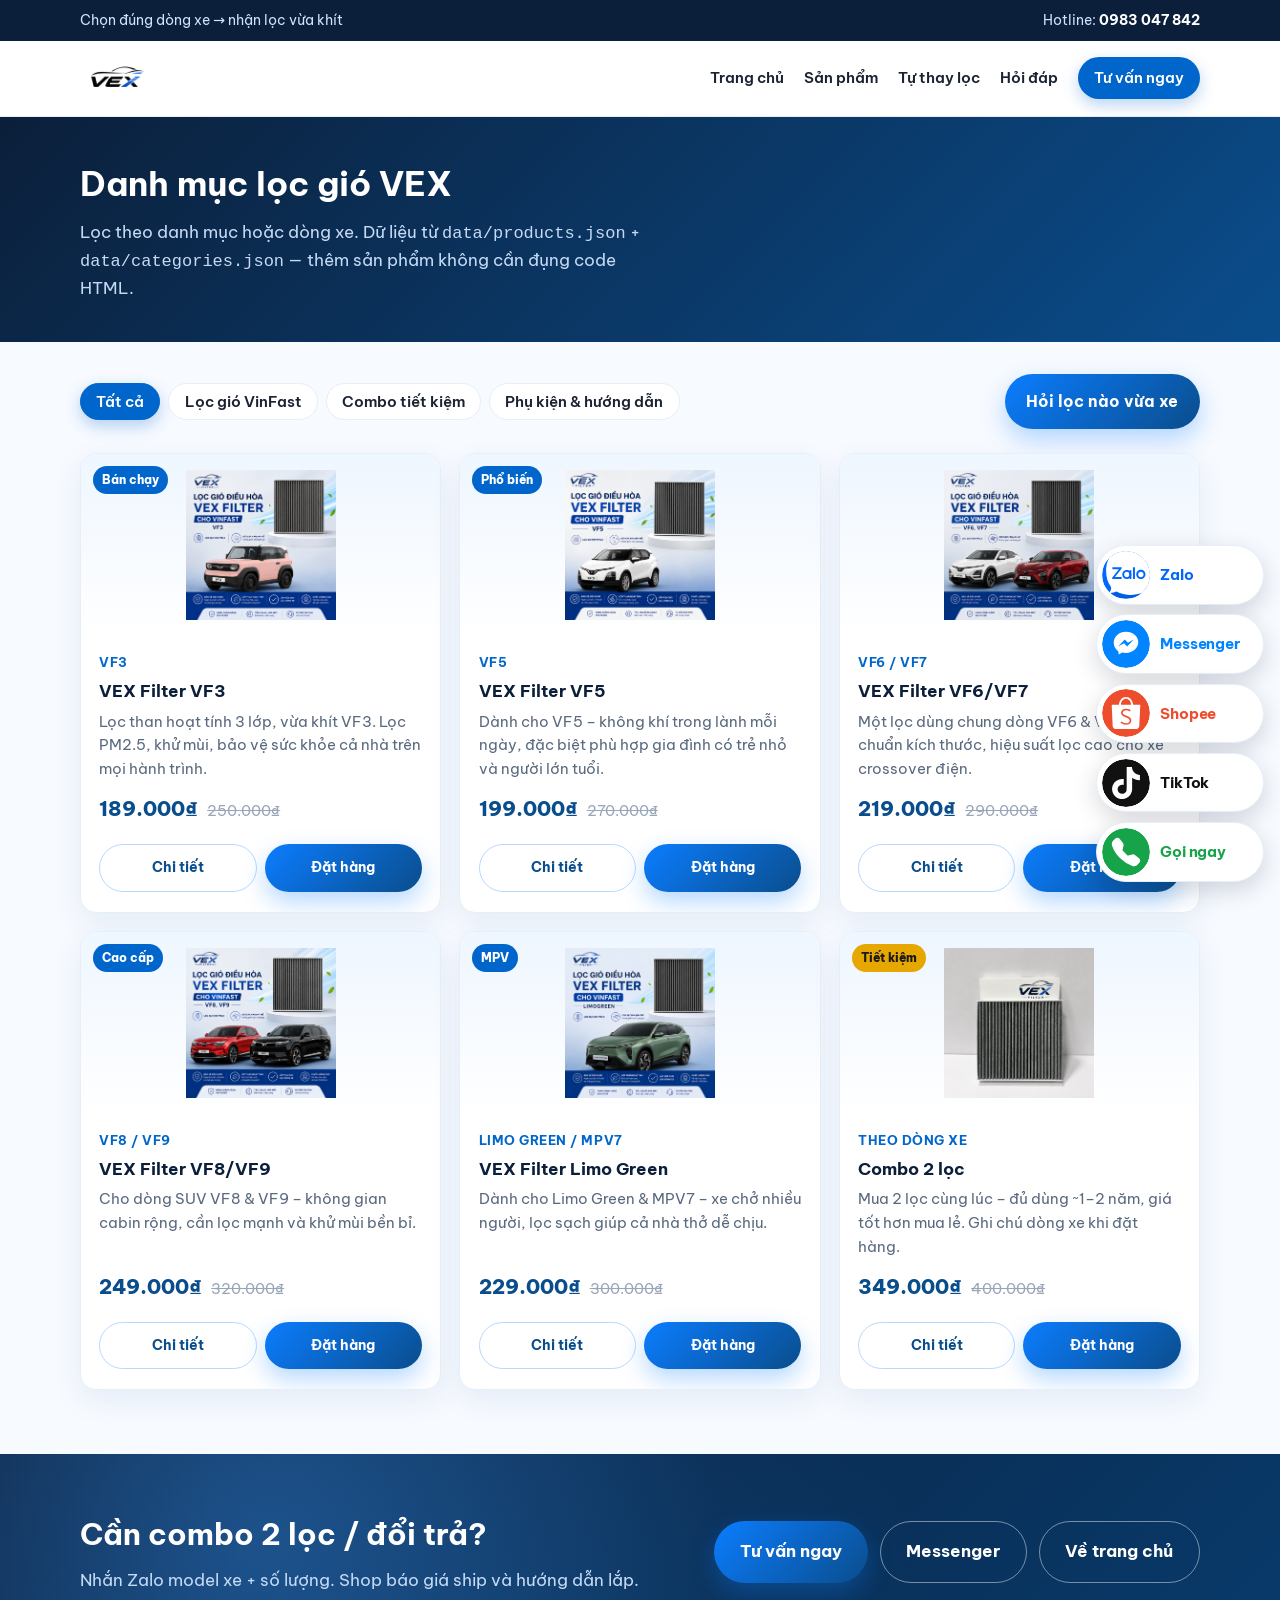
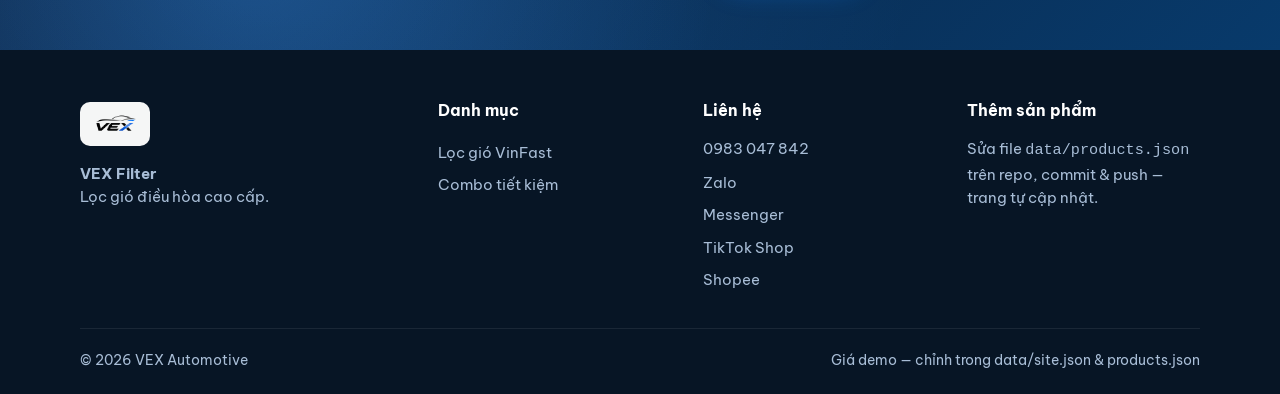
<file: san-pham.html>
<!DOCTYPE html>
<html lang="vi">
<head>
  <meta charset="UTF-8">
  <meta name="viewport" content="width=device-width, initial-scale=1">
  <title>Sản phẩm lọc gió VinFast | VEX Filter</title>
  <meta name="description" content="Danh mục lọc gió điều hòa VEX cho VinFast VF3, VF5, VF6, VF7, VF8, VF9, Limo Green. Lọc than hoạt tính, giá rõ ràng.">
  <meta name="theme-color" content="#0a4d8c">
  <link rel="icon" href="public/favicon.svg" type="image/svg+xml">
  <link rel="icon" href="public/favicon-32.png" type="image/png" sizes="32x32">
  <link rel="apple-touch-icon" href="public/apple-touch-icon.png" sizes="180x180">
  <link rel="preconnect" href="https://fonts.googleapis.com">
  <link rel="preconnect" href="https://fonts.gstatic.com" crossorigin>
  <link href="https://fonts.googleapis.com/css2?family=Be+Vietnam+Pro:wght@400;500;600;700;800&display=swap" rel="stylesheet">
  <link rel="stylesheet" href="css/style.css?v=float7">
</head>
<body>
  <div class="topbar">
    <div class="container">
      <span>Chọn đúng dòng xe → nhận lọc vừa khít</span>
      <span>Hotline: <strong data-phone>0983 047 842</strong></span>
    </div>
  </div>

  <header class="header">
    <div class="container header-inner">
      <a class="logo" href="index.html" aria-label="VEX Automotive trang chủ">
        <img class="logo-img" src="public/images/logo.png" alt="VEX Automotive" width="160" height="48">
      </a>
      <button class="menu-btn" id="menuBtn" type="button" aria-label="Mở menu">Menu</button>
      <nav class="nav" id="mainNav">
        <a href="index.html">Trang chủ</a>
        <a href="san-pham.html">Sản phẩm</a>
        <a href="index.html#huong-dan">Tự thay lọc</a>
        <a href="index.html#faq">Hỏi đáp</a>
        <a class="nav-cta" href="#" data-zalo>Tư vấn ngay</a>
      </nav>
    </div>
  </header>

  <section class="page-hero">
    <div class="container">
      <h1 id="pageTitle">Danh mục lọc gió VEX</h1>
      <p>Lọc theo danh mục hoặc dòng xe. Dữ liệu từ <code>data/products.json</code> + <code>data/categories.json</code> — thêm sản phẩm không cần đụng code HTML.</p>
    </div>
  </section>

  <main class="container" style="padding: 2rem 0 4rem">
    <div class="catalog-toolbar">
      <div class="filters" id="categoryFilters"></div>
      <a class="btn btn-primary" href="#" data-zalo>Hỏi lọc nào vừa xe</a>
    </div>

    <!-- Chi tiết sản phẩm (khi có ?slug=) -->
    <div id="productDetail"></div>

    <!-- Lưới danh mục (ẩn khi đang xem chi tiết có slug) -->
    <div id="catalogSection">
      <div class="product-grid" id="productGrid">
        <p class="muted">Đang tải…</p>
      </div>
    </div>
  </main>

  <section class="cta-band" id="lien-he">
    <div class="container">
      <div>
        <h2>Cần combo 2 lọc / đổi trả?</h2>
        <p>Nhắn Zalo model xe + số lượng. Shop báo giá ship và hướng dẫn lắp.</p>
      </div>
      <div class="cta-actions">
        <a class="btn btn-primary btn-lg" href="#" data-zalo>Tư vấn ngay</a>
        <a class="btn btn-ghost btn-lg" href="#" data-messenger>Messenger</a>
        <a class="btn btn-ghost btn-lg" href="index.html">Về trang chủ</a>
      </div>
    </div>
  </section>

  <footer class="footer">
    <div class="container footer-grid">
      <div>
        <a class="logo logo--footer" href="index.html" style="margin-bottom:0.75rem">
          <img class="logo-img logo-img--light" src="public/images/logo.png" alt="VEX Filter" width="150" height="45">
        </a>
        <p><strong>VEX Filter</strong><br>Lọc gió điều hòa cao cấp.</p>
      </div>
      <div>
        <h4>Danh mục</h4>
        <a href="san-pham.html?cat=vinfast">Lọc gió VinFast</a>
        <a href="san-pham.html?cat=combo">Combo tiết kiệm</a>
      </div>
      <div>
        <h4>Liên hệ</h4>
        <p><span data-phone>0983 047 842</span></p>
        <a href="#" data-zalo>Zalo</a>
        <a href="#" data-messenger>Messenger</a>
        <a href="#" data-tiktok>TikTok Shop</a>
        <a href="#" data-shopee>Shopee</a>
      </div>
      <div>
        <h4>Thêm sản phẩm</h4>
        <p>Sửa file <code>data/products.json</code> trên repo, commit & push — trang tự cập nhật.</p>
      </div>
    </div>
    <div class="container footer-bottom">
      <span>© 2026 VEX Automotive</span>
      <span>Giá demo — chỉnh trong data/site.json & products.json</span>
    </div>
  </footer>

  <script>
    // Ẩn lưới catalog khi đang xem chi tiết (?slug=)
    document.addEventListener("DOMContentLoaded", () => {
      const slug = new URLSearchParams(location.search).get("slug");
      const catalog = document.getElementById("catalogSection");
      const title = document.getElementById("pageTitle");
      if (slug && catalog) {
        catalog.style.display = "none";
        if (title) title.textContent = "Chi tiết sản phẩm";
        document.querySelector(".page-hero p")?.remove();
      }
    });
  </script>
  <!-- Float contact — luôn hiện (góc phải), icon đồng bộ -->
  <div id="floatContact" class="float-contact is-open float-contact--always-open" aria-label="Liên hệ nhanh">
    <div class="float-contact__list">
      <a class="float-btn float-btn--zalo" href="https://zalo.me/0983047842" target="_blank" rel="noopener" data-zalo title="Chat Zalo">
        <span class="float-btn__icon"><img src="public/images/zalo-icon.svg" alt="" width="48" height="48" class="float-btn__img"></span>
        <span class="float-btn__label">Zalo</span>
      </a>
      <a class="float-btn float-btn--msg" href="https://m.me/61591638875424" target="_blank" rel="noopener" data-messenger title="Messenger">
        <span class="float-btn__icon"><img src="public/images/messenger-icon.svg" alt="" width="48" height="48" class="float-btn__img"></span>
        <span class="float-btn__label">Messenger</span>
      </a>
      <a class="float-btn float-btn--shopee" href="https://shopee.vn/vex.automotive" target="_blank" rel="noopener" data-shopee title="Shopee">
        <span class="float-btn__icon"><img src="public/images/shopee-icon.svg" alt="" width="48" height="48" class="float-btn__img"></span>
        <span class="float-btn__label">Shopee</span>
      </a>
      <a class="float-btn float-btn--tiktok" href="https://vt.tiktok.com/ZSXXeWUNj/?page=TikTokShop" target="_blank" rel="noopener" data-tiktok title="TikTok Shop">
        <span class="float-btn__icon"><img src="public/images/tiktok-icon.svg" alt="" width="48" height="48" class="float-btn__img"></span>
        <span class="float-btn__label">TikTok</span>
      </a>
      <a class="float-btn float-btn--phone" href="tel:0983047842" title="Gọi 0983 047 842" data-phone-link>
        <span class="float-btn__icon"><img src="public/images/phone-icon.svg" alt="" width="48" height="48" class="float-btn__img"></span>
        <span class="float-btn__label">Gọi ngay</span>
      </a>
    </div>
  </div>

  <script src="js/app.js?v=float7"></script>
</body>
</html>
</file>
<file: css/style.css>
/* VEX Filter — Landing & Shop (static) */
:root {
  --blue-50: #eef6ff;
  --blue-100: #d9ebff;
  --blue-200: #b8d9ff;
  --blue-400: #3b9bff;
  --blue-500: #0b7dff;
  --blue-600: #0066cc;
  --blue-700: #0a4d8c;
  --blue-800: #083a6b;
  --blue-900: #062a4f;
  --navy: #0b1f3a;
  --ink: #1a2332;
  --muted: #5a6a7e;
  --line: #e6eef7;
  --bg: #f7faff;
  --white: #ffffff;
  --success: #0d9f6e;
  --warn: #e6a700;
  --radius: 16px;
  --radius-sm: 10px;
  --shadow: 0 10px 30px rgba(10, 77, 140, 0.08);
  --shadow-lg: 0 20px 50px rgba(10, 77, 140, 0.14);
  --font: "Be Vietnam Pro", "Segoe UI", system-ui, sans-serif;
  --max: 1120px;
}

*, *::before, *::after { box-sizing: border-box; }
html { scroll-behavior: smooth; }
body {
  margin: 0;
  font-family: var(--font);
  color: var(--ink);
  background: var(--bg);
  line-height: 1.6;
  font-size: 17px;
  -webkit-font-smoothing: antialiased;
}
img { max-width: 100%; height: auto; display: block; }
a { color: var(--blue-600); text-decoration: none; }
a:hover { color: var(--blue-700); }
ul { padding-left: 1.2rem; }
button, .btn { font-family: inherit; cursor: pointer; border: none; }

.container {
  width: min(100% - 2rem, var(--max));
  margin-inline: auto;
}

/* Top bar */
.topbar {
  background: var(--navy);
  color: #cfe3ff;
  font-size: 0.9rem;
  padding: 0.55rem 0;
}
.topbar .container {
  display: flex;
  justify-content: space-between;
  gap: 1rem;
  flex-wrap: wrap;
  align-items: center;
}
.topbar strong { color: #fff; }

/* Header */
.header {
  position: sticky;
  top: 0;
  z-index: 50;
  background: rgba(255,255,255,0.92);
  backdrop-filter: blur(12px);
  border-bottom: 1px solid var(--line);
}
.header-inner {
  display: flex;
  align-items: center;
  justify-content: space-between;
  gap: 1rem;
  padding: 0.85rem 0;
}
.logo {
  display: flex;
  align-items: center;
  gap: 0.65rem;
  color: var(--navy);
  font-weight: 800;
  font-size: 1.2rem;
  letter-spacing: -0.02em;
}
.logo-img {
  height: 48px;
  width: auto;
  max-width: min(200px, 46vw);
  object-fit: contain;
  display: block;
}
.logo-img--light {
  /* logo đen trên nền footer tối — nền sáng nhỏ cho dễ đọc */
  background: rgba(255, 255, 255, 0.96);
  border-radius: 10px;
  padding: 0.25rem 0.5rem;
  height: 44px;
}
.logo-img--on-dark {
  /* admin sidebar tối: đảo nhẹ + nền trắng */
  background: rgba(255, 255, 255, 0.96);
  border-radius: 10px;
  padding: 0.3rem 0.55rem;
  height: 42px;
}
.logo-mark {
  width: 42px;
  height: 42px;
  border-radius: 12px;
  background: linear-gradient(145deg, var(--blue-500), var(--blue-800));
  color: #fff;
  display: grid;
  place-items: center;
  font-size: 0.72rem;
  font-weight: 800;
  letter-spacing: 0.04em;
  box-shadow: 0 6px 16px rgba(11, 125, 255, 0.35);
}
.logo span { color: var(--blue-600); font-weight: 600; font-size: 0.78rem; display: block; line-height: 1.1; }

.nav {
  display: flex;
  gap: 0.35rem 1.25rem;
  align-items: center;
  flex-wrap: wrap;
}
.nav a {
  color: var(--ink);
  font-weight: 600;
  font-size: 0.95rem;
  padding: 0.35rem 0;
}
.nav a:hover { color: var(--blue-600); }

.nav-cta {
  display: inline-flex;
  align-items: center;
  gap: 0.4rem;
  background: var(--blue-600);
  color: #fff !important;
  padding: 0.55rem 1rem !important;
  border-radius: 999px;
  box-shadow: 0 6px 16px rgba(0, 102, 204, 0.28);
  transition: background .2s ease, transform .25s cubic-bezier(.22,1,.36,1), box-shadow .25s ease;
}
.nav-cta:hover {
  background: var(--blue-700);
  transform: translateY(-1px);
  box-shadow: 0 10px 22px rgba(0, 102, 204, 0.38);
}

.menu-btn {
  display: none;
  background: var(--blue-50);
  border: 1px solid var(--line);
  border-radius: 10px;
  padding: 0.5rem 0.7rem;
  font-size: 1.1rem;
}

/* Buttons */
.btn {
  display: inline-flex;
  align-items: center;
  justify-content: center;
  gap: 0.45rem;
  padding: 0.9rem 1.35rem;
  border-radius: 999px;
  font-weight: 700;
  font-size: 1rem;
  transition: transform .25s cubic-bezier(.22,1,.36,1), box-shadow .25s ease, background .2s ease, border-color .2s ease, filter .2s ease;
  text-align: center;
  position: relative;
  overflow: hidden;
}
.btn:hover { transform: translateY(-2px); }
.btn:active { transform: translateY(0) scale(0.98); }
.btn-primary {
  background: linear-gradient(135deg, var(--blue-500), var(--blue-700));
  color: #fff;
  box-shadow: 0 10px 24px rgba(11, 125, 255, 0.3);
}
.btn-primary:hover {
  color: #fff;
  box-shadow: 0 14px 32px rgba(11, 125, 255, 0.42);
  filter: brightness(1.05);
}
.btn-secondary {
  background: #fff;
  color: var(--blue-700);
  border: 1.5px solid var(--blue-200);
}
.btn-secondary:hover { background: var(--blue-50); color: var(--blue-800); }
.btn-ghost {
  background: transparent;
  color: #fff;
  border: 1.5px solid rgba(255,255,255,0.45);
}
.btn-lg { padding: 1.05rem 1.6rem; font-size: 1.05rem; }
.btn-block { width: 100%; }

/* Hero */
.hero {
  position: relative;
  overflow: hidden;
  background:
    radial-gradient(ellipse 80% 60% at 70% 20%, rgba(59, 155, 255, 0.25), transparent),
    linear-gradient(160deg, #e8f3ff 0%, #f7faff 45%, #ffffff 100%);
  padding: 2.5rem 0 3.5rem;
}
.hero-grid {
  display: grid;
  grid-template-columns: 1.05fr 0.95fr;
  gap: 2rem;
  align-items: center;
}
.eyebrow {
  display: inline-flex;
  align-items: center;
  gap: 0.45rem;
  background: #fff;
  border: 1px solid var(--line);
  color: var(--blue-700);
  font-weight: 700;
  font-size: 0.88rem;
  padding: 0.4rem 0.85rem;
  border-radius: 999px;
  box-shadow: var(--shadow);
  margin-bottom: 1rem;
}
.eyebrow::before {
  content: "";
  width: 8px; height: 8px;
  border-radius: 50%;
  background: var(--success);
  box-shadow: 0 0 0 4px rgba(13, 159, 110, 0.18);
  animation: pulse-dot 2s ease-in-out infinite;
}
.hero h1 {
  font-size: clamp(1.85rem, 4vw, 2.75rem);
  line-height: 1.2;
  letter-spacing: -0.03em;
  margin: 0 0 1rem;
  color: var(--navy);
}
.hero h1 em {
  font-style: normal;
  background: linear-gradient(135deg, var(--blue-500), var(--blue-700));
  -webkit-background-clip: text;
  background-clip: text;
  color: transparent;
}
.hero-lead {
  font-size: 1.12rem;
  color: var(--muted);
  max-width: 36rem;
  margin: 0 0 1.5rem;
}
.hero-actions {
  display: flex;
  flex-wrap: wrap;
  gap: 0.75rem;
  margin-bottom: 1.5rem;
}
.trust-row {
  display: flex;
  flex-wrap: wrap;
  gap: 0.55rem;
}
.trust-pill {
  background: #fff;
  border: 1px solid var(--line);
  color: var(--blue-800);
  font-size: 0.86rem;
  font-weight: 600;
  padding: 0.4rem 0.75rem;
  border-radius: 999px;
}
.hero-visual {
  position: relative;
}
.hero-card {
  background: #fff;
  border-radius: 24px;
  padding: 1rem;
  box-shadow: var(--shadow-lg);
  border: 1px solid rgba(11, 125, 255, 0.1);
  overflow: hidden;
}
.hero-card img {
  width: 100%;
  border-radius: 16px;
  aspect-ratio: 16/10;
  object-fit: cover;
}
/* Full banner — hiện hết chữ, không crop / không badge đè */
.hero-card--full {
  background: linear-gradient(180deg, #e8f3ff 0%, #fff 100%);
  padding: 0.5rem;
  overflow: visible;
}
.hero-card--full img {
  aspect-ratio: auto;
  width: 100%;
  height: auto;
  max-height: none;
  object-fit: contain;
  object-position: center;
  background: transparent;
  display: block;
}
.hero-card--full:hover img {
  transform: none; /* không zoom crop chữ khi hover */
}
.video-card {
  width: 100%;
}
.video-placeholder {
  position: relative;
  border-radius: 20px;
  overflow: hidden;
  background:
    linear-gradient(145deg, rgba(6, 58, 107, 0.88), rgba(11, 125, 255, 0.75)),
    url("../public/images/cau-tao.jpg") center/cover;
  min-height: 280px;
  box-shadow: var(--shadow-lg);
  border: 1px solid rgba(11, 125, 255, 0.12);
}
.video-link {
  display: flex;
  flex-direction: column;
  align-items: center;
  justify-content: center;
  gap: 0.65rem;
  min-height: 280px;
  padding: 2rem 1.25rem;
  color: #fff;
  text-align: center;
  text-decoration: none;
  transition: transform .25s ease;
}
.video-link:hover { transform: scale(1.02); color: #fff; }
.video-play {
  width: 72px;
  height: 72px;
  border-radius: 50%;
  background: rgba(255, 255, 255, 0.95);
  color: var(--blue-700, #0a4d8c);
  display: grid;
  place-items: center;
  font-size: 1.4rem;
  font-weight: 700;
  box-shadow: 0 10px 28px rgba(0, 0, 0, 0.25);
  padding-left: 4px;
}
.video-caption {
  font-weight: 700;
  font-size: 1.15rem;
  max-width: 16rem;
}
.video-note {
  font-size: 0.88rem;
  opacity: 0.9;
  font-weight: 500;
}

/* Performance test — HTML5 video */
.video-section {
  background: linear-gradient(180deg, #f0f7ff 0%, #fff 55%, var(--bg) 100%);
}
.video-frame {
  max-width: 900px;
  margin: 0 auto;
  border-radius: 20px;
  overflow: hidden;
  box-shadow: var(--shadow-lg);
  border: 1px solid var(--line);
  background: #0b1f3a;
}
.video-player {
  display: block;
  width: 100%;
  height: auto;
  aspect-ratio: 16 / 9;
  max-height: min(70vh, 520px);
  object-fit: contain;
  background: #000;
  vertical-align: middle;
}
.video-meta {
  display: flex;
  flex-wrap: wrap;
  gap: 0.55rem;
  justify-content: center;
  margin-top: 1.25rem;
}
.video-frame--fb {
  background: #0b1f3a;
}
.fb-video-wrap {
  position: relative;
  width: 100%;
  padding-top: 56.25%; /* 16:9 */
  background: #000;
}
.fb-video-iframe {
  position: absolute;
  inset: 0;
  width: 100%;
  height: 100%;
}
.video-fb-fallback {
  display: flex;
  align-items: center;
  gap: 1rem;
  padding: 1rem 1.25rem;
  background: linear-gradient(135deg, #1877f2, #0a4d8c);
  color: #fff !important;
  text-decoration: none;
  transition: filter .15s ease;
}
.video-fb-fallback:hover {
  filter: brightness(1.06);
  color: #fff !important;
}
.video-fb-fallback .video-play {
  width: 48px;
  height: 48px;
  font-size: 1rem;
  flex-shrink: 0;
}
.video-fb-fallback strong {
  display: block;
  font-size: 1rem;
}
.video-fb-fallback small {
  display: block;
  opacity: 0.9;
  font-size: 0.85rem;
  margin-top: 0.15rem;
}

/* Partnership B2B */
.partner-section {
  background:
    radial-gradient(ellipse 70% 50% at 10% 0%, rgba(11, 125, 255, 0.08), transparent 55%),
    linear-gradient(180deg, #fff 0%, #f0f7ff 100%);
  padding: 4rem 0;
}
.partner-grid {
  display: grid;
  grid-template-columns: repeat(4, 1fr);
  gap: 1rem;
  margin-bottom: 1.75rem;
}
.partner-card {
  background: #fff;
  border: 1px solid var(--line);
  border-radius: var(--radius);
  box-shadow: var(--shadow);
  padding: 1.25rem 1.15rem;
}
.partner-icon {
  width: 44px;
  height: 44px;
  border-radius: 12px;
  background: var(--blue-50);
  display: grid;
  place-items: center;
  font-size: 1.25rem;
  margin-bottom: 0.75rem;
}
.partner-card h3 {
  margin: 0 0 0.4rem;
  font-size: 1.02rem;
  color: var(--navy);
}
.partner-card p {
  margin: 0;
  color: var(--muted);
  font-size: 0.94rem;
  line-height: 1.55;
}
.partner-cta-box {
  display: grid;
  grid-template-columns: 1.25fr 0.85fr;
  gap: 1.5rem;
  align-items: center;
  background: linear-gradient(135deg, var(--navy), var(--blue-800));
  color: #fff;
  border-radius: 20px;
  padding: 1.75rem 1.5rem;
  box-shadow: var(--shadow-lg);
}
.partner-cta-text h3 {
  margin: 0 0 0.5rem;
  font-size: clamp(1.2rem, 2.5vw, 1.5rem);
}
.partner-cta-text p {
  margin: 0 0 0.85rem;
  color: #c5daf5;
  line-height: 1.55;
}
.partner-bullets {
  margin: 0;
  padding-left: 1.15rem;
  color: #e8f2ff;
  font-size: 0.95rem;
  line-height: 1.65;
}
.partner-cta-actions {
  display: grid;
  gap: 0.65rem;
}
.partner-cta-actions .btn-secondary {
  background: rgba(255, 255, 255, 0.12);
  color: #fff;
  border-color: rgba(255, 255, 255, 0.35);
}
.partner-cta-actions .btn-secondary:hover {
  background: rgba(255, 255, 255, 0.2);
  color: #fff;
}
.partner-note {
  margin: 0.25rem 0 0;
  font-size: 0.82rem;
  color: #a8c4e8;
  text-align: center;
  line-height: 1.45;
}
@media (max-width: 900px) {
  .partner-grid {
    grid-template-columns: 1fr 1fr;
  }
  .partner-cta-box {
    grid-template-columns: 1fr;
  }
}
@media (max-width: 560px) {
  .partner-grid {
    grid-template-columns: 1fr;
  }
}
.float-badge {
  position: absolute;
  bottom: 1.5rem;
  left: -0.5rem;
  background: var(--navy);
  color: #fff;
  padding: 0.85rem 1rem;
  border-radius: 14px;
  box-shadow: var(--shadow-lg);
  max-width: 210px;
  font-size: 0.88rem;
  animation: float-y 3.6s ease-in-out infinite;
}
.float-badge strong { display: block; font-size: 1.05rem; margin-bottom: 0.15rem; }

/* Sections */
section { padding: 4rem 0; }
.section-head {
  text-align: center;
  max-width: 640px;
  margin: 0 auto 2.5rem;
}
.section-head h2 {
  margin: 0 0 0.65rem;
  font-size: clamp(1.5rem, 3vw, 2rem);
  letter-spacing: -0.02em;
  color: var(--navy);
}
.section-head p {
  margin: 0;
  color: var(--muted);
  font-size: 1.05rem;
}
.section-label {
  display: inline-block;
  color: var(--blue-600);
  font-weight: 800;
  font-size: 0.85rem;
  letter-spacing: 0.06em;
  text-transform: uppercase;
  margin-bottom: 0.5rem;
}

/* Pain / benefits */
.pain-grid {
  display: grid;
  grid-template-columns: repeat(3, 1fr);
  gap: 1.1rem;
}
.pain-card, .feature-card, .product-card, .faq-item, .step-card {
  background: #fff;
  border: 1px solid var(--line);
  border-radius: var(--radius);
  box-shadow: var(--shadow);
}
.pain-card {
  padding: 1.4rem;
  transition: transform .35s cubic-bezier(.22,1,.36,1), box-shadow .35s ease, border-color .25s ease;
}
.pain-card:hover {
  transform: translateY(-5px);
  box-shadow: var(--shadow-lg);
  border-color: var(--blue-200);
}
.pain-card .pain-num {
  display: inline-block;
  font-size: 0.85rem;
  font-weight: 800;
  letter-spacing: 0.06em;
  color: var(--blue-600);
  background: var(--blue-50);
  border: 1px solid var(--blue-100);
  border-radius: 999px;
  padding: 0.28rem 0.7rem;
  margin-bottom: 0.9rem;
  transition: transform .35s cubic-bezier(.22,1,.36,1), background .25s ease, border-color .25s ease;
}
.pain-card:hover .pain-num {
  transform: translateY(-2px);
  background: var(--blue-100);
  border-color: var(--blue-200);
}
.pain-card h3 {
  margin: 0 0 0.4rem;
  font-size: 1.1rem;
  color: var(--navy);
}
.pain-card p { margin: 0; color: var(--muted); font-size: 0.98rem; }

/* Vehicle picker */
.vehicles {
  background: linear-gradient(180deg, #fff, var(--blue-50));
}
.vehicle-grid {
  display: grid;
  grid-template-columns: repeat(auto-fill, minmax(150px, 1fr));
  gap: 0.9rem;
}
.vehicle-card {
  display: flex;
  flex-direction: column;
  align-items: center;
  gap: 0.55rem;
  padding: 1rem 0.75rem;
  background: #fff;
  border: 1.5px solid var(--line);
  border-radius: var(--radius);
  text-align: center;
  color: var(--ink);
  transition: border-color .25s ease, transform .3s cubic-bezier(.22,1,.36,1), box-shadow .3s ease, color .2s ease;
  font-weight: 700;
}
.vehicle-card:hover {
  border-color: var(--blue-400);
  transform: translateY(-6px);
  box-shadow: var(--shadow-lg);
  color: var(--blue-700);
}
.vehicle-card img {
  width: 100%;
  height: 72px;
  object-fit: contain;
  transition: transform .4s cubic-bezier(.22,1,.36,1);
}
.vehicle-card:hover img { transform: scale(1.08) translateY(-2px); }
.vehicle-card small {
  font-weight: 500;
  color: var(--muted);
  font-size: 0.8rem;
}

/* Features / structure */
.feature-split {
  display: grid;
  grid-template-columns: 1fr 1fr;
  gap: 2rem;
  align-items: center;
}
.feature-split img {
  border-radius: 20px;
  box-shadow: var(--shadow-lg);
  border: 1px solid var(--line);
}
.checklist { list-style: none; padding: 0; margin: 1rem 0 0; }
.checklist li {
  display: flex;
  gap: 0.7rem;
  padding: 0.55rem 0;
  border-bottom: 1px dashed var(--line);
  color: var(--ink);
  font-weight: 500;
}
.checklist li::before {
  content: "";
  flex-shrink: 0;
  width: 10px;
  height: 10px;
  margin-top: 0.45rem;
  border-radius: 50%;
  background: var(--blue-500);
  box-shadow: 0 0 0 4px var(--blue-50);
}

/* Compare */
.compare-wrap {
  overflow-x: auto;
  border-radius: var(--radius);
  border: 1px solid var(--line);
  background: #fff;
  box-shadow: var(--shadow);
}
.compare-table {
  width: 100%;
  border-collapse: collapse;
  min-width: 560px;
}
.compare-table th, .compare-table td {
  padding: 1rem 1.1rem;
  text-align: left;
  border-bottom: 1px solid var(--line);
}
.compare-table th {
  background: var(--navy);
  color: #fff;
  font-size: 0.95rem;
}
.compare-table th:nth-child(2) { background: var(--blue-600); }
.compare-table tr:last-child td { border-bottom: 0; }
.compare-table td:nth-child(2) {
  background: var(--blue-50);
  font-weight: 600;
  color: var(--blue-800);
}
.compare-table td:nth-child(3) { color: var(--muted); }

/* Product catalog */
.catalog-toolbar {
  display: flex;
  flex-wrap: wrap;
  gap: 0.65rem;
  justify-content: space-between;
  align-items: center;
  margin-bottom: 1.5rem;
}
.filters {
  display: flex;
  flex-wrap: wrap;
  gap: 0.5rem;
}
.filter-btn {
  background: #fff;
  border: 1.5px solid var(--line);
  color: var(--ink);
  padding: 0.5rem 0.95rem;
  border-radius: 999px;
  font-weight: 600;
  font-size: 0.92rem;
  transition: background .2s ease, border-color .2s ease, color .2s ease, transform .2s ease, box-shadow .2s ease;
}
.filter-btn.active, .filter-btn:hover {
  background: var(--blue-600);
  border-color: var(--blue-600);
  color: #fff;
}
.filter-btn:hover { transform: translateY(-1px); }
.filter-btn.active { box-shadow: 0 6px 16px rgba(0, 102, 204, 0.28); }
.product-grid {
  display: grid;
  grid-template-columns: repeat(3, 1fr);
  gap: 1.15rem;
}
.product-card {
  overflow: hidden;
  display: flex;
  flex-direction: column;
  transition: transform .35s cubic-bezier(.22,1,.36,1), box-shadow .35s ease, border-color .25s ease;
}
.product-card:hover {
  transform: translateY(-6px);
  box-shadow: var(--shadow-lg);
}
.product-card .thumb {
  position: relative;
  background: linear-gradient(180deg, var(--blue-50), #fff);
  padding: 1rem;
  min-height: 180px;
  display: grid;
  place-items: center;
  overflow: hidden;
}
.product-card .thumb img {
  max-height: 150px;
  object-fit: contain;
  transition: transform .45s cubic-bezier(.22,1,.36,1);
}
.product-card:hover .thumb img { transform: scale(1.07); }
.badge {
  position: absolute;
  top: 0.75rem;
  left: 0.75rem;
  background: var(--blue-600);
  color: #fff;
  font-size: 0.75rem;
  font-weight: 800;
  padding: 0.28rem 0.55rem;
  border-radius: 999px;
}
.badge.warn { background: var(--warn); color: #1a1a1a; }
.product-body {
  padding: 1rem 1.15rem 1.25rem;
  display: flex;
  flex-direction: column;
  gap: 0.45rem;
  flex: 1;
}
.product-body .vehicle-tag {
  font-size: 0.8rem;
  font-weight: 700;
  color: var(--blue-600);
  text-transform: uppercase;
  letter-spacing: 0.04em;
}
.product-body h3 {
  margin: 0;
  font-size: 1.05rem;
  line-height: 1.35;
  color: var(--navy);
}
.product-body h3 a { color: inherit; }
.product-body .summary {
  margin: 0;
  color: var(--muted);
  font-size: 0.92rem;
  flex: 1;
}
.price-row {
  display: flex;
  align-items: baseline;
  gap: 0.55rem;
  margin-top: 0.35rem;
}
.price {
  font-size: 1.25rem;
  font-weight: 800;
  color: var(--blue-700);
}
.price-old {
  font-size: 0.92rem;
  color: #99a6b8;
  text-decoration: line-through;
}
.product-actions {
  display: grid;
  grid-template-columns: 1fr 1fr;
  gap: 0.5rem;
  margin-top: 0.75rem;
}
.product-actions .btn { padding: 0.7rem 0.6rem; font-size: 0.9rem; }

/* Steps */
.steps {
  display: grid;
  grid-template-columns: repeat(4, 1fr);
  gap: 1rem;
}
.step-card {
  padding: 1.25rem;
  text-align: center;
  transition: transform .35s cubic-bezier(.22,1,.36,1), box-shadow .35s ease;
}
.step-card:hover {
  transform: translateY(-4px);
  box-shadow: var(--shadow-lg);
}
.step-num {
  width: 40px; height: 40px;
  margin: 0 auto 0.75rem;
  border-radius: 50%;
  background: var(--blue-600);
  color: #fff;
  font-weight: 800;
  display: grid; place-items: center;
  transition: transform .35s cubic-bezier(.22,1,.36,1), box-shadow .35s ease;
}
.step-card:hover .step-num {
  transform: scale(1.1);
  box-shadow: 0 8px 18px rgba(0, 102, 204, 0.35);
}
.step-card h3 { margin: 0 0 0.4rem; font-size: 1.02rem; color: var(--navy); }
.step-card p { margin: 0; color: var(--muted); font-size: 0.92rem; }

/* Testimonials */
.quote-grid {
  display: grid;
  grid-template-columns: repeat(3, 1fr);
  gap: 1rem;
}
.quote-card {
  background: #fff;
  border: 1px solid var(--line);
  border-radius: var(--radius);
  padding: 1.35rem;
  box-shadow: var(--shadow);
  transition: transform .35s cubic-bezier(.22,1,.36,1), box-shadow .35s ease, border-color .25s ease;
}
.quote-card:hover {
  transform: translateY(-4px);
  box-shadow: var(--shadow-lg);
  border-color: var(--blue-200);
}
.stars,
.rating {
  color: var(--blue-700);
  font-size: 0.82rem;
  font-weight: 800;
  letter-spacing: 0.04em;
  text-transform: uppercase;
  margin-bottom: 0.6rem;
}
.quote-card p { margin: 0 0 1rem; color: var(--ink); }
.quote-meta { font-size: 0.9rem; color: var(--muted); }
.quote-meta strong { color: var(--navy); display: block; }

/* FAQ */
.faq-list { max-width: 760px; margin: 0 auto; display: grid; gap: 0.75rem; }
.faq-item { overflow: hidden; }
.faq-item summary {
  list-style: none;
  cursor: pointer;
  padding: 1.1rem 1.25rem;
  font-weight: 700;
  color: var(--navy);
  display: flex;
  justify-content: space-between;
  gap: 1rem;
  align-items: center;
  transition: background .2s ease, color .2s ease;
}
.faq-item summary::-webkit-details-marker { display: none; }
.faq-item summary:hover { background: var(--blue-50); }
.faq-item summary::after {
  content: "";
  flex-shrink: 0;
  width: 10px;
  height: 10px;
  border-right: 2px solid var(--blue-600);
  border-bottom: 2px solid var(--blue-600);
  transform: rotate(45deg) translateY(-2px);
  transition: transform .3s cubic-bezier(.22,1,.36,1);
}
.faq-item[open] summary::after {
  transform: rotate(225deg) translateY(-2px);
}
.faq-item .answer {
  padding: 0 1.25rem 1.15rem;
  color: var(--muted);
  border-top: 1px solid var(--line);
  padding-top: 0.9rem;
  margin: 0 1.25rem 0;
  animation: faq-open .35s cubic-bezier(.22,1,.36,1);
}

/* CTA band */
.cta-band {
  background:
    radial-gradient(circle at 20% 50%, rgba(59,155,255,0.25), transparent 45%),
    linear-gradient(135deg, var(--navy), var(--blue-800));
  color: #fff;
  padding: 3.5rem 0;
}
.cta-band .container {
  display: flex;
  flex-wrap: wrap;
  gap: 1.5rem;
  align-items: center;
  justify-content: space-between;
}
.cta-band h2 { margin: 0 0 0.5rem; font-size: clamp(1.4rem, 3vw, 1.9rem); }
.cta-band p { margin: 0; color: #c5daf5; max-width: 36rem; }
.cta-actions { display: flex; flex-wrap: wrap; gap: 0.75rem; }

/* Footer */
.footer {
  background: #071525;
  color: #a8bdd6;
  padding: 3rem 0 1.5rem;
  font-size: 0.95rem;
}
.footer-grid {
  display: grid;
  grid-template-columns: 1.4fr 1fr 1fr 1fr;
  gap: 2rem;
  margin-bottom: 2rem;
}
.footer h4 {
  color: #fff;
  margin: 0 0 0.85rem;
  font-size: 1rem;
}
.footer a { color: #a8bdd6; display: block; padding: 0.25rem 0; }
.footer a:hover { color: #fff; }
.footer p { margin: 0.4rem 0; line-height: 1.55; }
.footer-bottom {
  border-top: 1px solid rgba(255,255,255,0.08);
  padding-top: 1.25rem;
  display: flex;
  flex-wrap: wrap;
  gap: 0.75rem;
  justify-content: space-between;
  font-size: 0.88rem;
}

/* Product detail */
.breadcrumb {
  padding: 1.25rem 0 0;
  font-size: 0.9rem;
  color: var(--muted);
}
.breadcrumb a { color: var(--blue-600); font-weight: 600; }
.pd-layout {
  display: grid;
  grid-template-columns: 1fr 1fr;
  gap: 2rem;
  padding: 1.5rem 0 3rem;
  align-items: start;
}
.pd-gallery {
  background: #fff;
  border: 1px solid var(--line);
  border-radius: 20px;
  padding: 1.25rem;
  box-shadow: var(--shadow);
}
.pd-gallery .main-img {
  width: 100%;
  aspect-ratio: 1;
  object-fit: contain;
  background: var(--blue-50);
  border-radius: 14px;
}
.thumbs {
  display: flex;
  gap: 0.55rem;
  margin-top: 0.85rem;
}
.thumbs button {
  border: 1.5px solid var(--line);
  border-radius: 10px;
  padding: 0;
  overflow: hidden;
  background: #fff;
  width: 72px; height: 72px;
}
.thumbs button.active { border-color: var(--blue-500); }
.thumbs img { width: 100%; height: 100%; object-fit: cover; }
.pd-info h1 {
  margin: 0 0 0.75rem;
  font-size: clamp(1.4rem, 3vw, 1.85rem);
  color: var(--navy);
  line-height: 1.25;
}
.pd-meta {
  display: flex;
  flex-wrap: wrap;
  gap: 0.5rem;
  margin-bottom: 1rem;
}
.chip {
  background: var(--blue-50);
  color: var(--blue-800);
  border: 1px solid var(--blue-100);
  border-radius: 999px;
  padding: 0.3rem 0.7rem;
  font-size: 0.85rem;
  font-weight: 700;
}
.pd-price {
  display: flex;
  align-items: baseline;
  gap: 0.75rem;
  margin: 1rem 0;
}
.pd-price .price { font-size: 1.8rem; }
.pd-desc { color: var(--muted); margin: 0 0 1.25rem; }
.pd-buy {
  background: #fff;
  border: 1px solid var(--line);
  border-radius: var(--radius);
  padding: 1.15rem;
  box-shadow: var(--shadow);
  display: grid;
  gap: 0.65rem;
}
.specs-table {
  width: 100%;
  border-collapse: collapse;
  margin-top: 1.5rem;
  background: #fff;
  border-radius: var(--radius);
  overflow: hidden;
  border: 1px solid var(--line);
}
.specs-table th, .specs-table td {
  text-align: left;
  padding: 0.85rem 1rem;
  border-bottom: 1px solid var(--line);
}
.specs-table th {
  width: 40%;
  background: var(--blue-50);
  color: var(--navy);
  font-weight: 700;
}
.specs-table tr:last-child th,
.specs-table tr:last-child td { border-bottom: 0; }

/* Page hero small */
.page-hero {
  background: linear-gradient(135deg, var(--navy), var(--blue-700));
  color: #fff;
  padding: 2.5rem 0;
}
.page-hero h1 { margin: 0 0 0.5rem; font-size: clamp(1.6rem, 3vw, 2.1rem); }
.page-hero p { margin: 0; color: #c5daf5; max-width: 36rem; }

/* Empty / loading */
.muted { color: var(--muted); }
.center { text-align: center; }
.mt-2 { margin-top: 2rem; }
.mb-0 { margin-bottom: 0; }

/* Mobile */
@media (max-width: 900px) {
  .hero-grid,
  .feature-split,
  .pd-layout,
  .footer-grid { grid-template-columns: 1fr; }
  .pain-grid,
  .product-grid,
  .quote-grid { grid-template-columns: 1fr 1fr; }
  .steps { grid-template-columns: 1fr 1fr; }
  .float-badge { left: 0.5rem; bottom: 0.75rem; }
  .menu-btn { display: inline-flex; }
  .nav {
    display: none;
    position: absolute;
    top: 100%;
    left: 0; right: 0;
    background: #fff;
    border-bottom: 1px solid var(--line);
    flex-direction: column;
    align-items: stretch;
    padding: 0.75rem 1rem 1rem;
    box-shadow: var(--shadow);
    animation: nav-drop .28s cubic-bezier(.22,1,.36,1);
  }
  .nav.open { display: flex; }
  .nav a { padding: 0.7rem 0.4rem; }
  .header { position: sticky; }
  .header-inner { position: relative; }
}
@media (max-width: 560px) {
  body { font-size: 16px; }
  .pain-grid,
  .product-grid,
  .quote-grid,
  .steps { grid-template-columns: 1fr; }
  .hero { padding-top: 1.5rem; }
  .product-actions { grid-template-columns: 1fr; }
  .topbar { display: none; }
  .hide-mobile { display: none !important; }
}

/* ========== Animations ========== */
@keyframes fade-up {
  from {
    opacity: 0;
    transform: translateY(28px);
  }
  to {
    opacity: 1;
    transform: translateY(0);
  }
}
@keyframes fade-in {
  from { opacity: 0; }
  to { opacity: 1; }
}
@keyframes fade-left {
  from {
    opacity: 0;
    transform: translateX(28px);
  }
  to {
    opacity: 1;
    transform: translateX(0);
  }
}
@keyframes float-y {
  0%, 100% { transform: translateY(0); }
  50% { transform: translateY(-8px); }
}
@keyframes pulse-dot {
  0%, 100% {
    box-shadow: 0 0 0 4px rgba(13, 159, 110, 0.18);
    transform: scale(1);
  }
  50% {
    box-shadow: 0 0 0 8px rgba(13, 159, 110, 0.08);
    transform: scale(1.15);
  }
}
@keyframes soft-glow {
  0%, 100% { box-shadow: var(--shadow-lg); }
  50% { box-shadow: 0 24px 56px rgba(11, 125, 255, 0.22); }
}
@keyframes faq-open {
  from {
    opacity: 0;
    transform: translateY(-6px);
  }
  to {
    opacity: 1;
    transform: translateY(0);
  }
}
@keyframes nav-drop {
  from {
    opacity: 0;
    transform: translateY(-8px);
  }
  to {
    opacity: 1;
    transform: translateY(0);
  }
}
@keyframes shimmer {
  0% { background-position: 200% 0; }
  100% { background-position: -200% 0; }
}

/* Hero entrance (on load) */
.hero-grid > div:first-child > .eyebrow,
.hero-grid > div:first-child > h1,
.hero-grid > div:first-child > .hero-lead,
.hero-grid > div:first-child > .hero-actions,
.hero-grid > div:first-child > .trust-row {
  opacity: 0;
  animation: fade-up 0.75s cubic-bezier(.22,1,.36,1) forwards;
}
.hero-grid > div:first-child > .eyebrow { animation-delay: 0.05s; }
.hero-grid > div:first-child > h1 { animation-delay: 0.14s; }
.hero-grid > div:first-child > .hero-lead { animation-delay: 0.24s; }
.hero-grid > div:first-child > .hero-actions { animation-delay: 0.34s; }
.hero-grid > div:first-child > .trust-row { animation-delay: 0.44s; }

.hero-visual {
  opacity: 0;
  animation: fade-left 0.9s cubic-bezier(.22,1,.36,1) 0.2s forwards;
}
.hero-card {
  animation: soft-glow 4.5s ease-in-out infinite;
  transition: transform .5s cubic-bezier(.22,1,.36,1);
}
.hero-card:hover { transform: scale(1.015); }
.hero-card img {
  transition: transform .6s cubic-bezier(.22,1,.36,1);
}
.hero-card:hover img { transform: scale(1.03); }

.trust-pill {
  transition: transform .25s ease, border-color .25s ease, box-shadow .25s ease;
}
.trust-pill:hover {
  transform: translateY(-2px);
  border-color: var(--blue-200);
  box-shadow: 0 6px 14px rgba(10, 77, 140, 0.08);
}

/* Page hero (catalog) */
.page-hero h1,
.page-hero p {
  opacity: 0;
  animation: fade-up 0.7s cubic-bezier(.22,1,.36,1) forwards;
}
.page-hero h1 { animation-delay: 0.05s; }
.page-hero p { animation-delay: 0.16s; }

/* Scroll reveal */
[data-reveal] {
  opacity: 0;
  transform: translateY(28px);
  transition:
    opacity 0.7s cubic-bezier(.22,1,.36,1),
    transform 0.7s cubic-bezier(.22,1,.36,1);
  will-change: opacity, transform;
}
[data-reveal="left"] {
  transform: translateX(-28px);
}
[data-reveal="right"] {
  transform: translateX(28px);
}
[data-reveal="zoom"] {
  transform: scale(0.96);
}
[data-reveal].is-visible {
  opacity: 1;
  transform: none;
}

/* Stagger children after parent is visible */
[data-stagger] > * {
  opacity: 0;
}
[data-stagger].is-visible > * {
  animation: fade-up 0.65s cubic-bezier(.22,1,.36,1) forwards;
}
[data-stagger].is-visible > *:nth-child(1) { animation-delay: 0.04s; }
[data-stagger].is-visible > *:nth-child(2) { animation-delay: 0.1s; }
[data-stagger].is-visible > *:nth-child(3) { animation-delay: 0.16s; }
[data-stagger].is-visible > *:nth-child(4) { animation-delay: 0.22s; }
[data-stagger].is-visible > *:nth-child(5) { animation-delay: 0.28s; }
[data-stagger].is-visible > *:nth-child(6) { animation-delay: 0.34s; }
[data-stagger].is-visible > *:nth-child(7) { animation-delay: 0.4s; }
[data-stagger].is-visible > *:nth-child(8) { animation-delay: 0.46s; }

/* Product cards re-rendered: animate in */
.product-grid .product-card {
  animation: fade-up 0.55s cubic-bezier(.22,1,.36,1) both;
}
.product-grid .product-card:nth-child(1) { animation-delay: 0.02s; }
.product-grid .product-card:nth-child(2) { animation-delay: 0.08s; }
.product-grid .product-card:nth-child(3) { animation-delay: 0.14s; }
.product-grid .product-card:nth-child(4) { animation-delay: 0.2s; }
.product-grid .product-card:nth-child(5) { animation-delay: 0.26s; }
.product-grid .product-card:nth-child(6) { animation-delay: 0.32s; }

/* Product detail entrance */
#productDetail .pd-gallery {
  opacity: 0;
  animation: fade-up 0.7s cubic-bezier(.22,1,.36,1) 0.05s forwards;
}
#productDetail .pd-info {
  opacity: 0;
  animation: fade-up 0.7s cubic-bezier(.22,1,.36,1) 0.16s forwards;
}
#productDetail .breadcrumb {
  opacity: 0;
  animation: fade-in 0.5s ease 0.02s forwards;
}
.pd-gallery .main-img {
  transition: opacity .3s ease, transform .4s ease;
}
.thumbs button {
  transition: border-color .2s ease, transform .2s ease, box-shadow .2s ease;
}
.thumbs button:hover {
  transform: translateY(-2px);
  border-color: var(--blue-300);
}
.thumbs button.active {
  box-shadow: 0 4px 12px rgba(11, 125, 255, 0.2);
}

/* Feature images */
.feature-split img {
  transition: transform .5s cubic-bezier(.22,1,.36,1), box-shadow .4s ease;
}
.feature-split img:hover {
  transform: scale(1.02);
  box-shadow: 0 24px 48px rgba(10, 77, 140, 0.16);
}

/* CTA band subtle motion */
.cta-band {
  position: relative;
  overflow: hidden;
}
.cta-band::before {
  content: "";
  position: absolute;
  inset: -40% -20%;
  background: radial-gradient(circle at 30% 40%, rgba(59,155,255,0.18), transparent 50%);
  animation: float-y 8s ease-in-out infinite;
  pointer-events: none;
}
.cta-band .container { position: relative; z-index: 1; }

/* Logo mark subtle pulse on hover */
.logo-mark {
  transition: transform .35s cubic-bezier(.22,1,.36,1), box-shadow .35s ease;
}
.logo:hover .logo-mark {
  transform: scale(1.06) rotate(-3deg);
  box-shadow: 0 8px 20px rgba(11, 125, 255, 0.45);
}

/* Header shadow on scroll */
.header.is-scrolled {
  box-shadow: 0 8px 24px rgba(10, 77, 140, 0.08);
  transition: box-shadow .3s ease;
}

/* Loading text soft pulse */
.product-grid > .muted {
  animation: fade-in 1.2s ease-in-out infinite alternate;
}

/* ── Floating contact (góc phải) ── */
.float-contact {
  position: fixed !important;
  right: 1rem !important;
  bottom: 1.15rem !important;
  left: auto !important;
  top: auto !important;
  z-index: 99999 !important;
  display: flex !important;
  flex-direction: column;
  align-items: flex-end;
  gap: 0.65rem;
  pointer-events: none;
  visibility: visible !important;
  opacity: 1 !important;
}
.float-contact > * {
  pointer-events: auto;
}
.float-contact__list {
  display: flex;
  flex-direction: column;
  align-items: flex-end;
  gap: 0.55rem;
}
.float-contact__list[hidden] {
  display: none !important;
}
.float-btn {
  display: flex;
  align-items: center;
  gap: 0.65rem;
  min-width: 168px;
  min-height: 52px;
  text-decoration: none !important;
  color: #1a2332 !important;
  background: #fff;
  border: 1px solid #e6eef7;
  border-radius: 999px;
  padding: 0.3rem 1rem 0.3rem 0.3rem;
  box-shadow: 0 8px 24px rgba(7, 21, 37, 0.16);
  font-family: "Be Vietnam Pro", "Segoe UI", system-ui, sans-serif;
  font-weight: 700;
  font-size: 0.92rem;
  line-height: 1.2;
  letter-spacing: -0.01em;
  opacity: 1;
  transform: none;
  transition: transform 0.15s ease, box-shadow 0.15s ease;
}
.float-contact--always-open .float-contact__list {
  display: flex !important;
  gap: 0.6rem;
}
.float-btn:hover {
  transform: translateX(-3px) scale(1.02);
  box-shadow: 0 12px 28px rgba(7, 21, 37, 0.22);
  color: #1a2332 !important;
}
.float-btn__icon {
  width: 48px;
  height: 48px;
  border-radius: 50%;
  display: grid;
  place-items: center;
  flex-shrink: 0;
  overflow: hidden;
  background: transparent;
  padding: 0;
}
.float-btn__img {
  width: 48px;
  height: 48px;
  display: block;
  border-radius: 50%;
  object-fit: cover;
}
.float-btn__label {
  flex: 1;
  padding-right: 0.45rem;
  white-space: nowrap;
  font-family: inherit;
  font-weight: 700;
  font-size: 0.92rem;
  color: #1a2332;
}
/* Cùng kiểu pill trắng — brand nằm trong icon tròn */
.float-btn--zalo,
.float-btn--msg,
.float-btn--phone {
  background: #fff;
  border-color: #e6eef7;
}
.float-btn--zalo .float-btn__label { color: #0068ff; }
.float-btn--msg .float-btn__label { color: #0084ff; }
.float-btn--phone .float-btn__label { color: #16a34a; }
.float-btn--tiktok .float-btn__label { color: #111; }
.float-btn--shopee .float-btn__label { color: #ee4d2d; }

/* Mobile: chỉ icon tròn, cùng size */
@media (max-width: 560px) {
  .float-contact--always-open .float-btn {
    min-width: 0;
    min-height: 0;
    width: 52px;
    height: 52px;
    padding: 2px;
    justify-content: center;
    border-radius: 50%;
  }
  .float-contact--always-open .float-btn__label {
    display: none;
  }
  .float-contact--always-open .float-btn__icon,
  .float-contact--always-open .float-btn__img {
    width: 48px;
    height: 48px;
  }
}

.float-contact__toggle {
  position: relative;
  width: 58px;
  height: 58px;
  border-radius: 50%;
  border: 0;
  cursor: pointer;
  background: linear-gradient(145deg, #0b7dff, #0a4d8c);
  color: #fff;
  font-size: 1.45rem;
  box-shadow: 0 10px 28px rgba(11, 125, 255, 0.45);
  display: grid;
  place-items: center;
  transition: transform 0.2s ease, box-shadow 0.2s ease;
}
.float-contact__toggle:hover {
  transform: scale(1.06);
  box-shadow: 0 14px 32px rgba(11, 125, 255, 0.55);
}
.float-contact__toggle-close {
  display: none;
  font-size: 1.25rem;
  font-weight: 700;
}
.float-contact.is-open .float-contact__toggle-open {
  display: none;
}
.float-contact.is-open .float-contact__toggle-close {
  display: block;
}
.float-contact.is-open .float-contact__toggle {
  background: #0b1f3a;
}
.float-contact__pulse {
  position: absolute;
  inset: 0;
  border-radius: 50%;
  border: 2px solid rgba(11, 125, 255, 0.55);
  animation: float-pulse 2s ease-out infinite;
  pointer-events: none;
}
.float-contact.is-open .float-contact__pulse {
  display: none;
}
@keyframes float-pulse {
  0% { transform: scale(1); opacity: 0.8; }
  100% { transform: scale(1.55); opacity: 0; }
}

@media (max-width: 560px) {
  .float-contact {
    right: 0.75rem;
    bottom: 0.85rem;
  }
  .float-btn__label {
    /* icon-only on very small if needed — keep label for clarity on VN market */
    font-size: 0.82rem;
  }
  .float-contact__toggle {
    width: 54px;
    height: 54px;
  }
}

/* Reduced motion */
@media (prefers-reduced-motion: reduce) {
  *,
  *::before,
  *::after {
    animation-duration: 0.01ms !important;
    animation-iteration-count: 1 !important;
    transition-duration: 0.01ms !important;
    scroll-behavior: auto !important;
  }
  [data-reveal],
  [data-stagger] > *,
  .hero-grid > div:first-child > *,
  .hero-visual,
  .page-hero h1,
  .page-hero p,
  .product-grid .product-card,
  #productDetail .pd-gallery,
  #productDetail .pd-info,
  #productDetail .breadcrumb {
    opacity: 1 !important;
    transform: none !important;
    animation: none !important;
  }
  .float-badge,
  .eyebrow::before,
  .hero-card,
  .cta-band::before,
  .float-contact__pulse,
  .float-btn {
    animation: none !important;
  }
  .float-btn {
    opacity: 1 !important;
    transform: none !important;
  }
}
</file>
